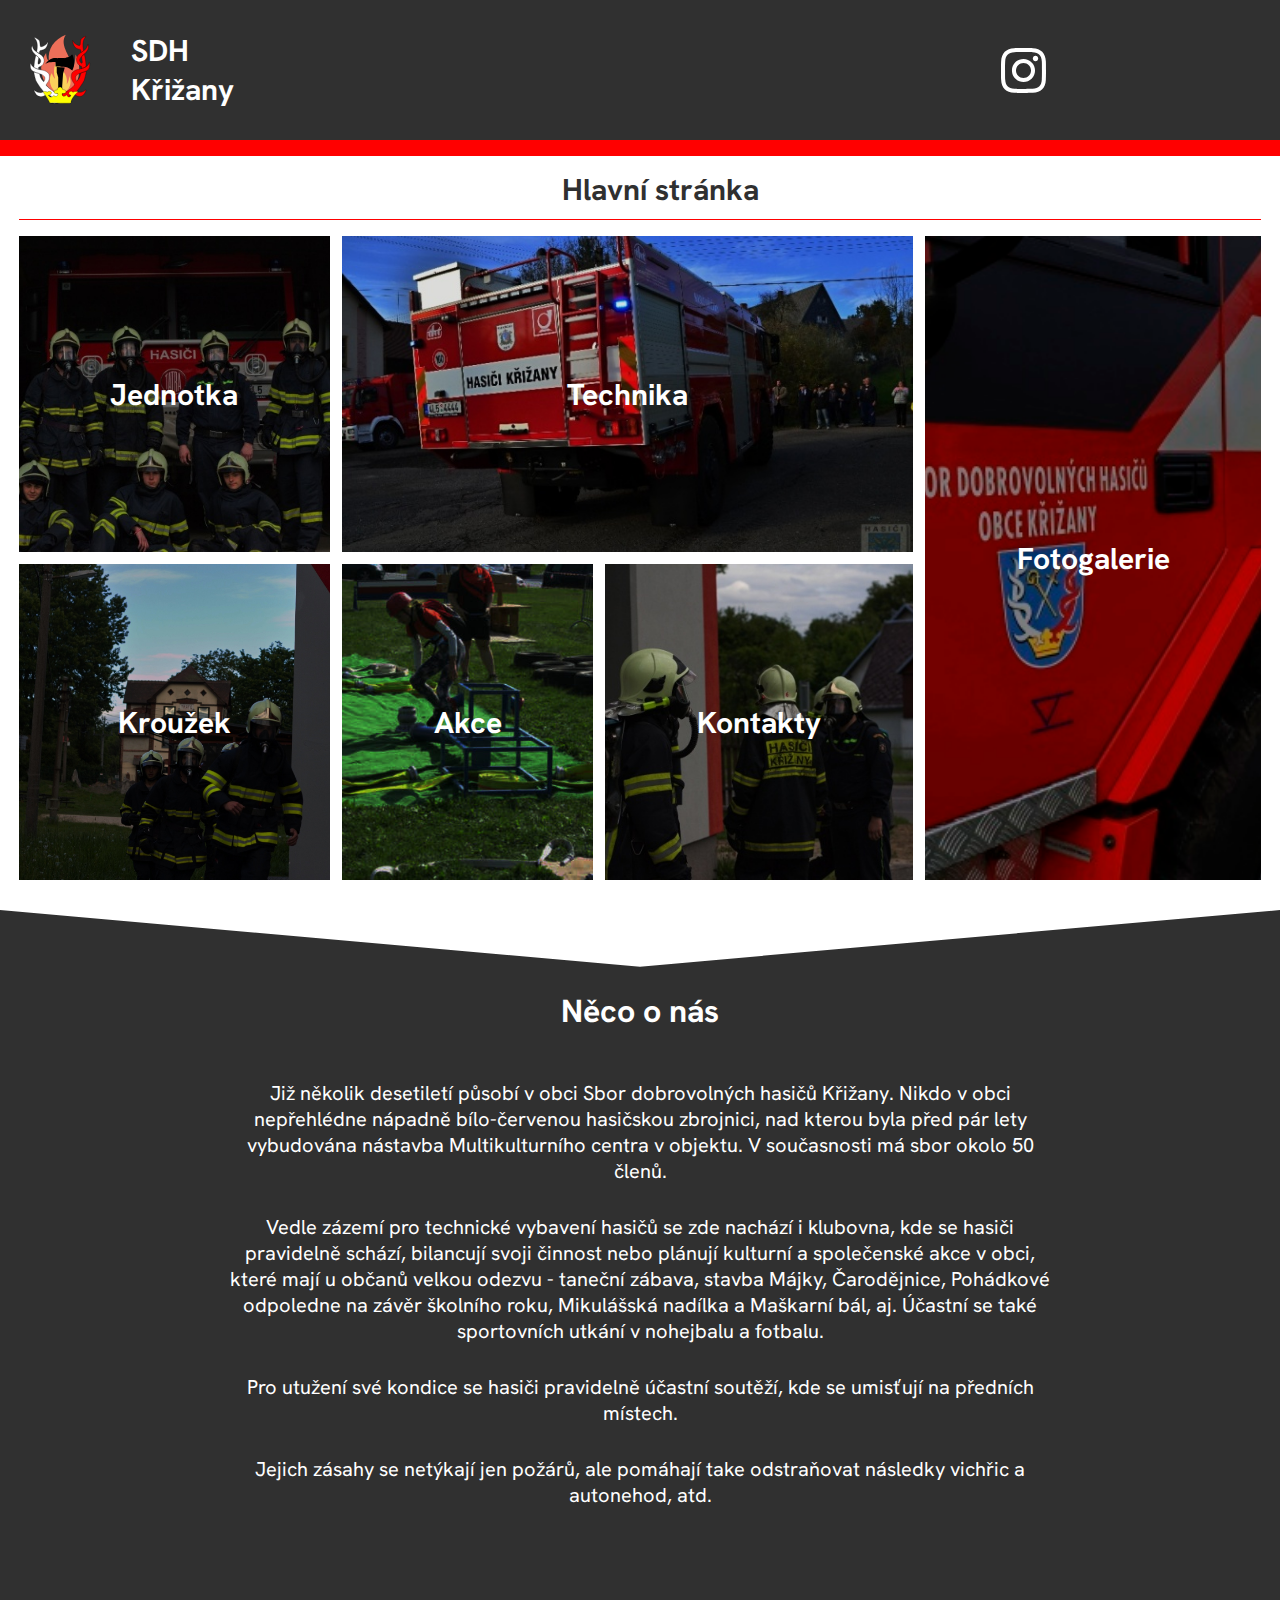
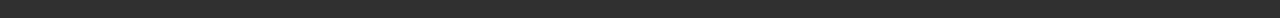
<file: index.html>
<!DOCTYPE html>
<html lang="cs">
    <head>
        <meta charset="UTF-8">
        <meta http-equiv="X-UA-Compatible" content="IE=edge">
        <meta name="viewport" content="width=device-width, initial-scale=1.0">
        <link rel="stylesheet" href="./style/index.css">
        <link rel="stylesheet" href="./style/main.css">
        <title>SDH Křižany</title>
        <link rel="icon" href="./imgs/LOGO.svg">
    </head>
    <body>
        <header>
            <div>
                <div id="nazev">
                    <img src="./imgs/LOGO.svg" alt="logo">
                    <p>SDH Křižany</p>
                </div>
                <div id="odkazy">
                    <a href="https://www.instagram.com/sdh_krizany/"><img src="./imgs/iconmonstr-instagram-11.svg" alt=""></a>
                </div>
            </div>
            <nav class="navbar">
                <a class="domu" href="./index.html"><img src="./imgs/home-icon-silhouette-svgrepo-com.svg" alt=""></a>
                <a class="technika" href="./technika.html">Technika</a>
                <a class="fotogalerie" href="./fotogalerie.html">Fotogalerie</a>
                <a class="jednotka" href="./jednotka.html">Jednotka</a>
                <a class="krouzek" href="./krouzek.html">Kroužek</a>
                <a class="akce" href="./akce.html">Akce</a>
                <a class="kontakty" href="./kontakty.html">Kontakty</a>
            </nav>
        </header>
        <div>
            <h1>Hlavní stránka</h1>
        </div>
        <hr>
        <div class="dlazdice">
            <a href="./technika.html" class="technika">Technika</a>
            <a href="./fotogalerie.html" class="fotogalerie">Fotogalerie</a>
            <a href="./jednotka.html" class="jednotka">Jednotka</a>
            <a href="./krouzek.html" class="krouzek">Kroužek</a>
            <a href="./akce.html" class="akce">Akce</a>
            <a href="./kontakty.html" class="kontakty">Kontakty</a>
        </div>
        <div class="info">
            <h2>Něco o nás</h2>
            <p>Již několik desetiletí působí v obci Sbor dobrovolných hasičů Křižany. Nikdo v obci nepřehlédne nápadně bílo-červenou hasičskou zbrojnici, nad kterou byla před pár lety vybudována nástavba Multikulturního centra v objektu. V současnosti má sbor okolo 50 členů.</p>
            <p>Vedle zázemí pro technické vybavení hasičů se zde nachází i klubovna, kde se hasiči pravidelně schází, bilancují svoji činnost nebo plánují kulturní a společenské akce v obci, které mají u občanů velkou odezvu - taneční zábava, stavba Májky, Čarodějnice, Pohádkové odpoledne na závěr školního roku, Mikulášská nadílka a Maškarní bál, aj. Účastní se také sportovních utkání v nohejbalu a fotbalu.</p>
            <p>Pro utužení své kondice se hasiči pravidelně účastní soutěží, kde se umisťují na předních místech.</p>
            <p>Jejich zásahy se netýkají jen požárů, ale pomáhají take odstraňovat následky vichřic a autonehod, atd.</p>
        </div>
    </body>
</html>
</file>
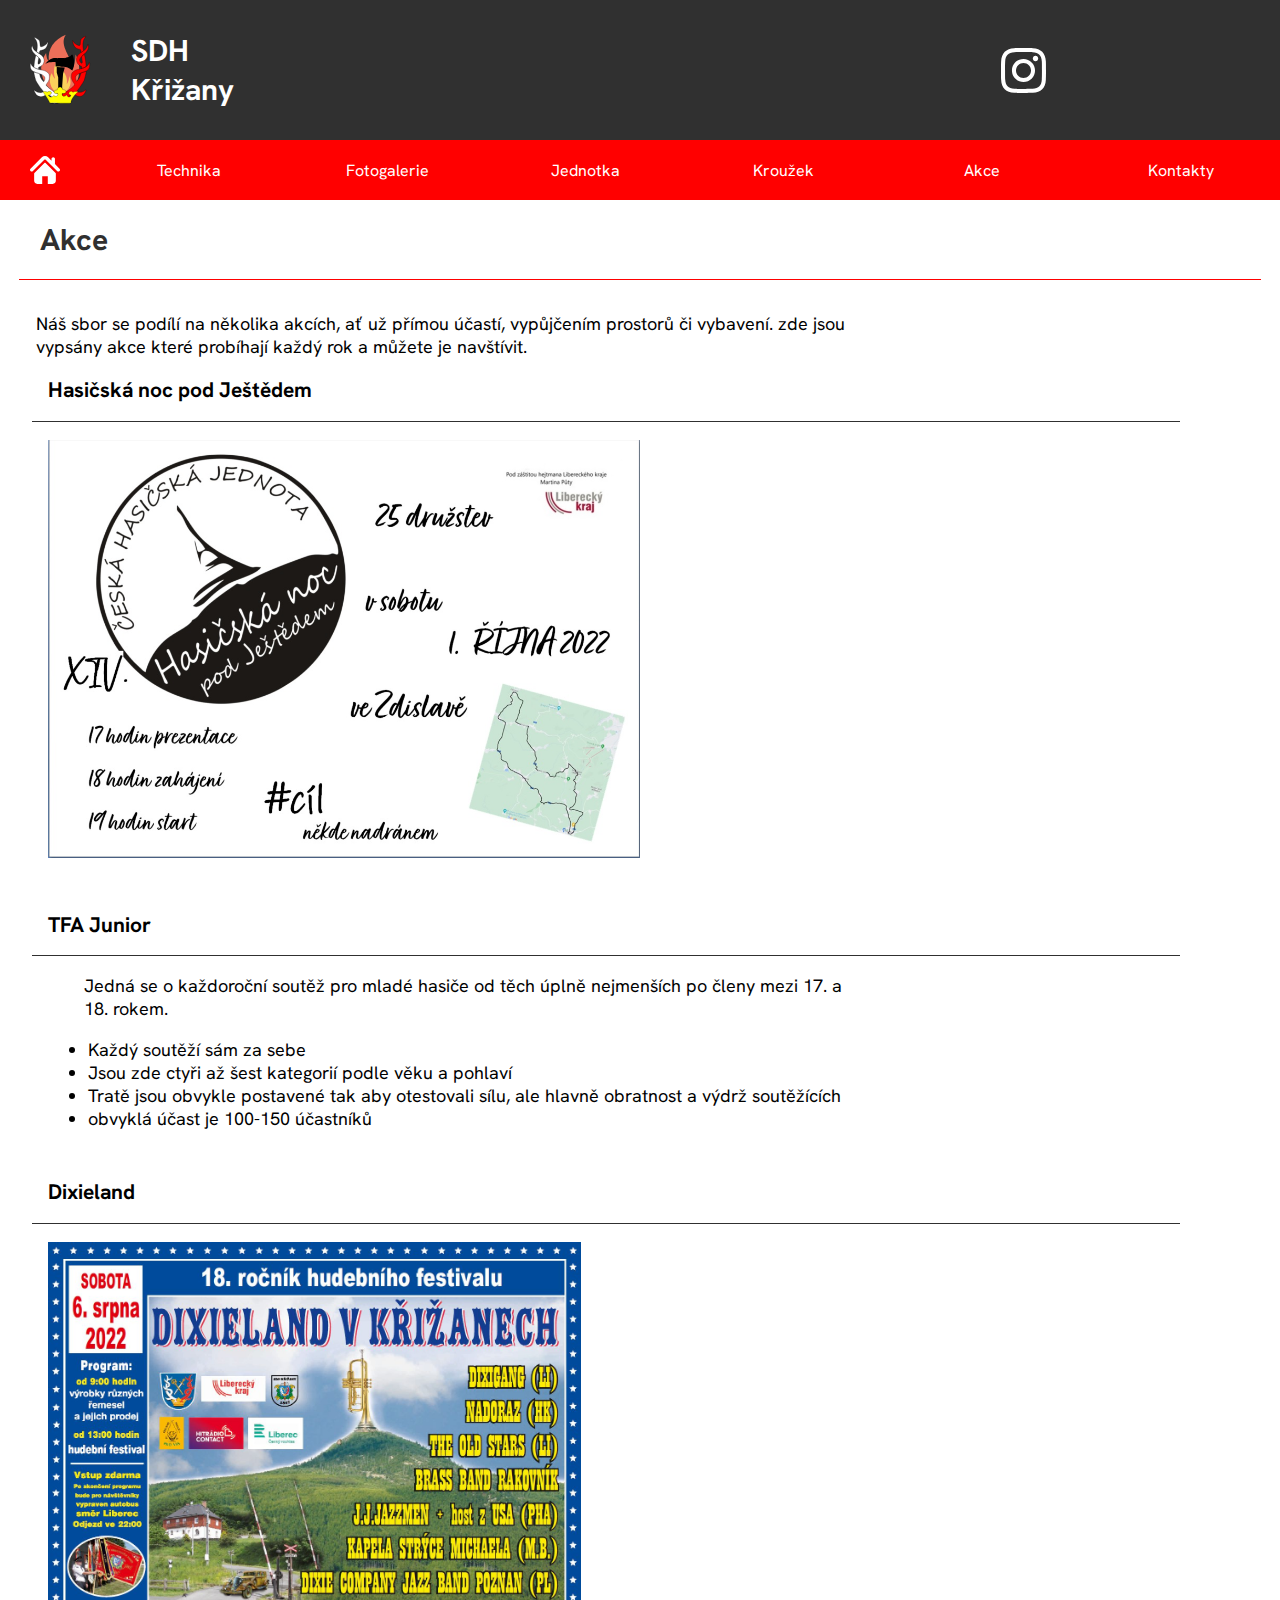
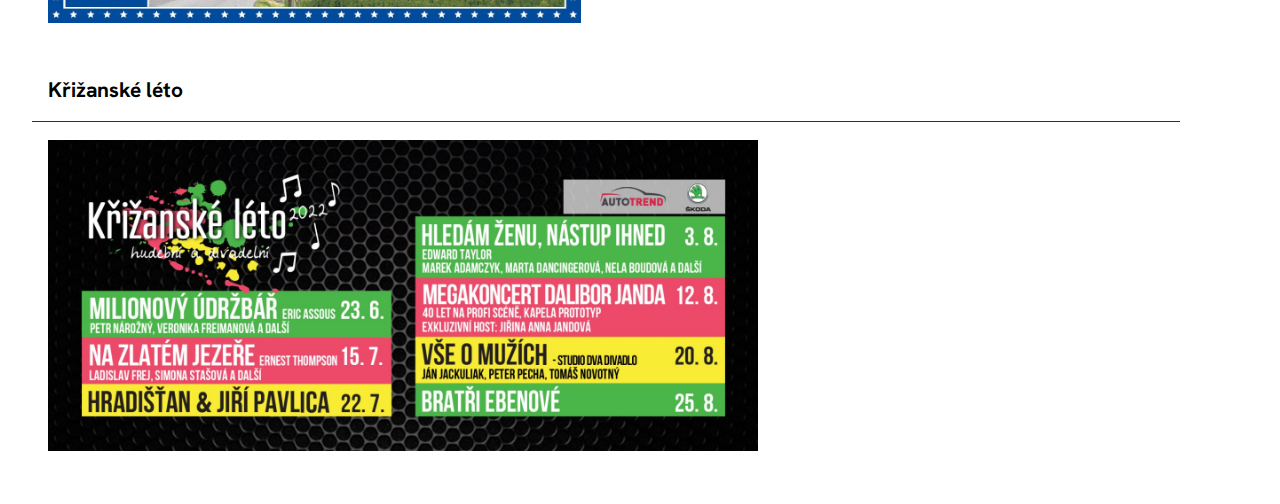
<file: akce.html>
<!DOCTYPE html>
<html lang="cs">
    <head>
        <meta charset="UTF-8">
        <meta http-equiv="X-UA-Compatible" content="IE=edge">
        <meta name="viewport" content="width=device-width, initial-scale=1.0">
        <link rel="stylesheet" href="./style/main.css">
        <link rel="stylesheet" href="./style/akce.css">
        <title>Akce | SDH Křižany</title>
        <link rel="icon" href="./imgs/LOGO.svg">
    </head>
    <body>
        <header>
            <div>
                <div id="nazev">
                    <img src="./imgs/LOGO.svg" alt="logo">
                    <p>SDH Křižany</p>
                </div>
                <div id="odkazy">
                    <a href="https://www.instagram.com/sdh_krizany/"><img src="./imgs/iconmonstr-instagram-11.svg" alt=""></a>
                </div>
            </div>
            <nav class="navbar">
                <img src="./imgs/arrow-down-3101.svg" alt="arrow">
                <a class="domu" href="./index.html"><img src="./imgs/home-icon-silhouette-svgrepo-com.svg" alt=""></a>
                <a class="technika" href="./technika.html">Technika</a>
                <a class="fotogalerie" href="./fotogalerie.html">Fotogalerie</a>
                <a class="jednotka" href="./jednotka.html">Jednotka</a>
                <a class="krouzek" href="./krouzek.html">Kroužek</a>
                <a class="akce" href="./akce.html">Akce</a>
                <a class="kontakty" href="./kontakty.html">Kontakty</a>
            </nav>
        </header>
        <div>
            <h1>Akce</h1>
        </div>
        <hr>
        <div class="obsah">
            <p>Náš sbor se podílí na několika akcích, ať už přímou účastí, vypůjčením prostorů či vybavení. zde jsou vypsány akce které probíhají každý rok a můžete je navštívit.</p>
            <div>
                <h2>Hasičská noc pod Ještědem</h2>
                <hr>
                <div class="noc">
                    <p></p>
                    <img src="./imgs/nocni-22.jpg" alt="poster">
                </div>
            </div>
            <div>
                <h2>TFA Junior</h2>
                <hr>
                <div class="tfa">
                    <p>Jedná se o každoroční soutěž pro mladé hasiče od těch úplně nejmenších po členy mezi 17. a 18. rokem.</p>
                    <ul>
                        <li>Každý soutěží sám za sebe</li>
                        <li>Jsou zde ctyři až šest kategorií podle věku a pohlaví</li>
                        <li>Tratě jsou obvykle postavené tak aby otestovali sílu, ale hlavně obratnost a výdrž soutěžících</li>
                        <li>obvyklá účast je 100-150 účastníků</li>
                    </ul>
                </div>
            </div>
            <div>
                <h2>Dixieland</h2>
                <hr>
                <div class="dixieland">
                    <p></p>
                    <img src="./imgs/dixieland-krizany-2022.jpg" alt="poster">
                </div>
            </div>
            <div>
                <h2>Křižanské léto</h2>
                <hr>
                <div class="leto">
                    <p></p>
                    <img src="./imgs/da09536c-ecdf-41b0-8539-6e2b742f8907-1.jpg" alt="poster">
                </div>
            </div>
        </div>
    </body>
</html>
</file>
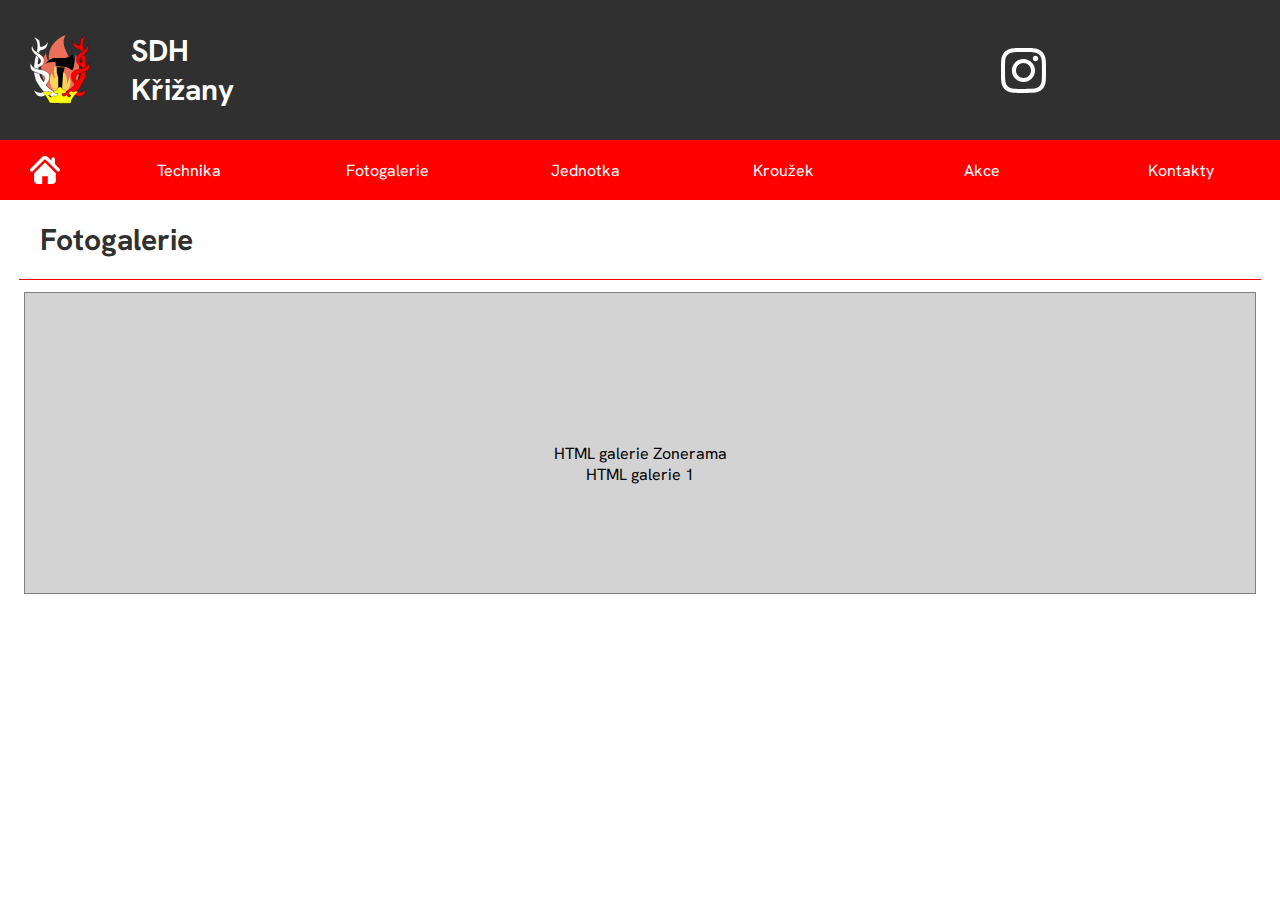
<file: fotogalerie.html>
<!DOCTYPE html>
<html lang="cs">
    <head>
        <meta charset="UTF-8">
        <meta http-equiv="X-UA-Compatible" content="IE=edge">
        <meta name="viewport" content="width=device-width, initial-scale=1.0">
        <link rel="stylesheet" href="./style/main.css">
        <link rel="stylesheet" href="./style/fotogalerie.css">
        <title>Fotogalerie | SDH Křižany</title>
        <link rel="icon" href="./imgs/LOGO.svg">
    </head>
    <body>
        <header>
            <div>
                <div id="nazev">
                    <img src="./imgs/LOGO.svg" alt="logo">
                    <p>SDH Křižany</p>
                </div>
                <div id="odkazy">
                    <a href="https://www.instagram.com/sdh_krizany/"><img src="./imgs/iconmonstr-instagram-11.svg" alt=""></a>
                </div>
            </div>
            <nav class="navbar">
                <img src="./imgs/arrow-down-3101.svg" alt="arrow">
                <a class="domu" href="./index.html"><img src="./imgs/home-icon-silhouette-svgrepo-com.svg" alt=""></a>
                <a class="technika" href="./technika.html">Technika</a>
                <a class="fotogalerie" href="./fotogalerie.html">Fotogalerie</a>
                <a class="jednotka" href="./jednotka.html">Jednotka</a>
                <a class="krouzek" href="./krouzek.html">Kroužek</a>
                <a class="akce" href="./akce.html">Akce</a>
                <a class="kontakty" href="./kontakty.html">Kontakty</a>
            </nav>
        </header>
        <div>
            <h1>Fotogalerie</h1>
        </div>
        <hr>
        <script
            src="https://eu.zonerama.com/embd/Js/6399038aaa781423ac5ecb2b"
            type="text/javascript"></script>
        <div id="znrm-6399038aaa781423ac5ecb2b">
            <div
                style="height: 150px; padding-top:150px; border: 1px solid grey; background-color: lightgray; text-align: center; vertical-align: middle;">HTML galerie Zonerama<br/>HTML galerie 1</div>
        </div>

    </body>
</html>
</file>
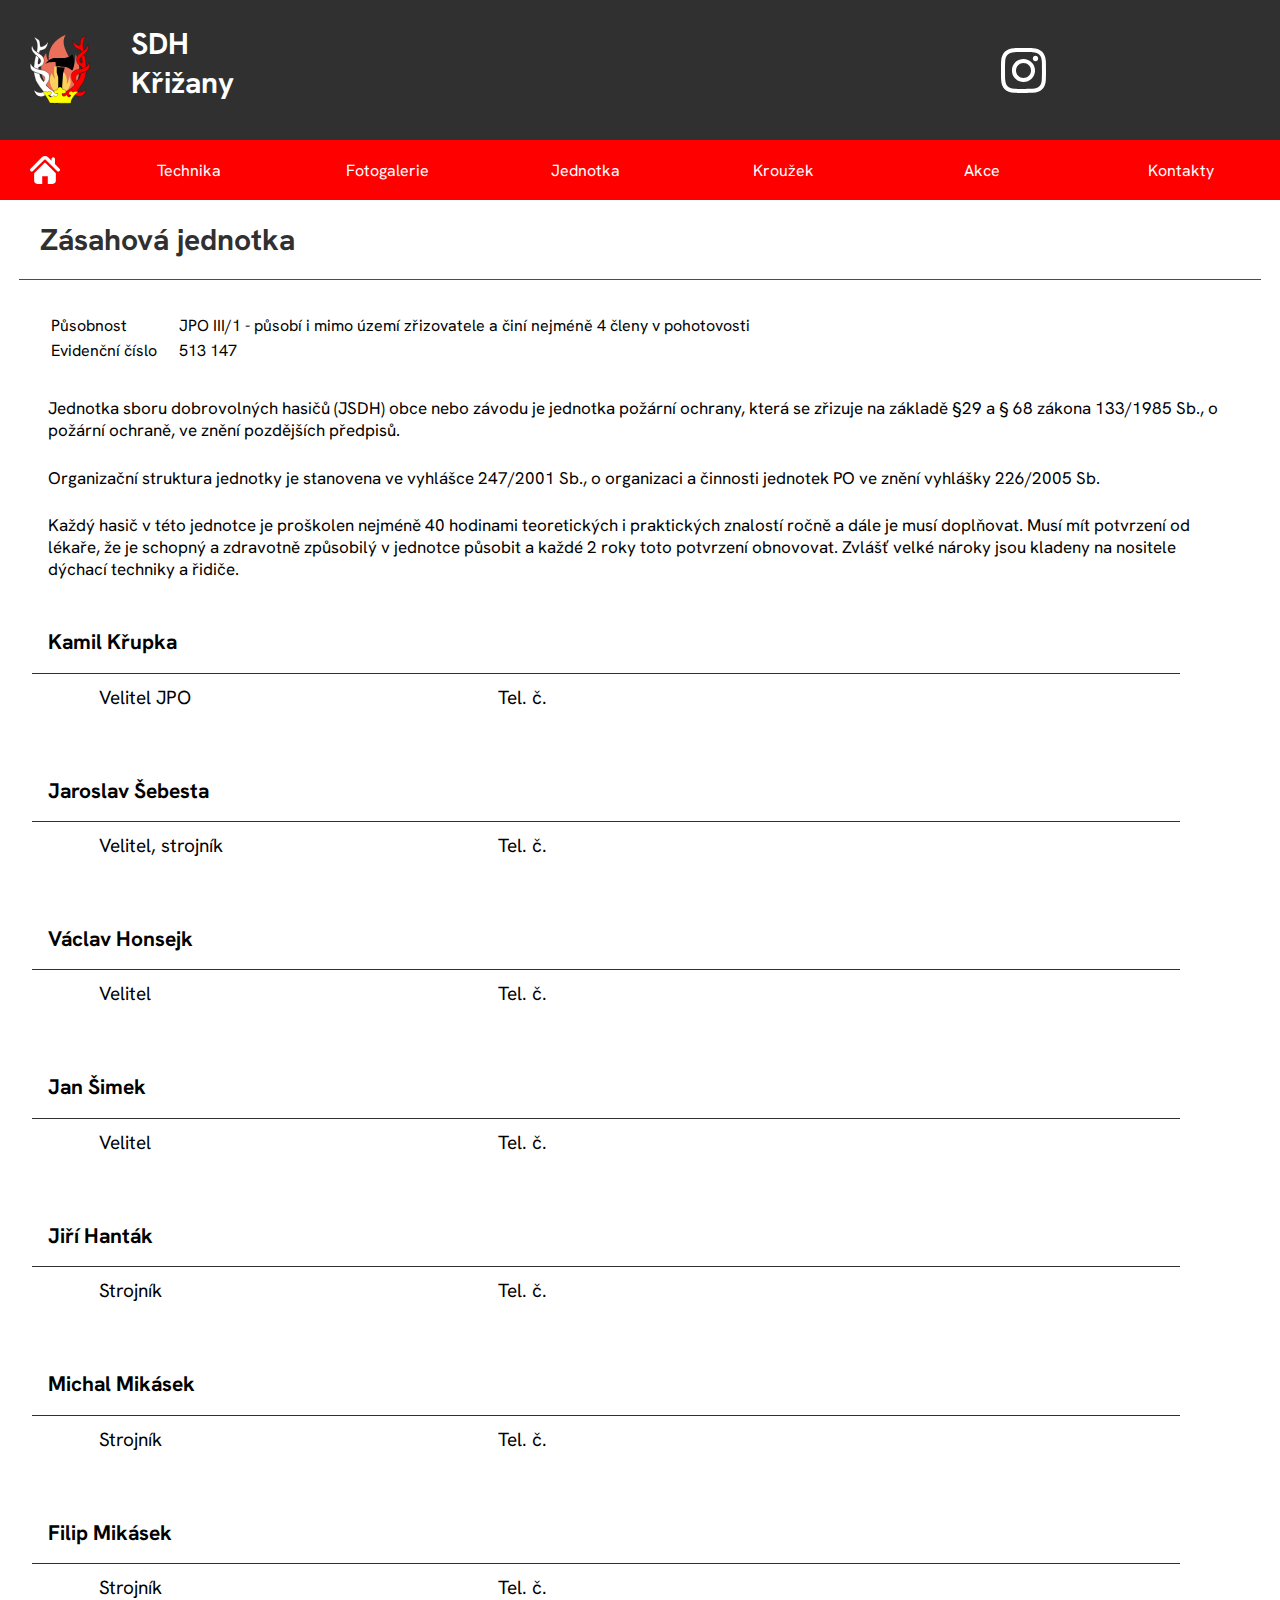
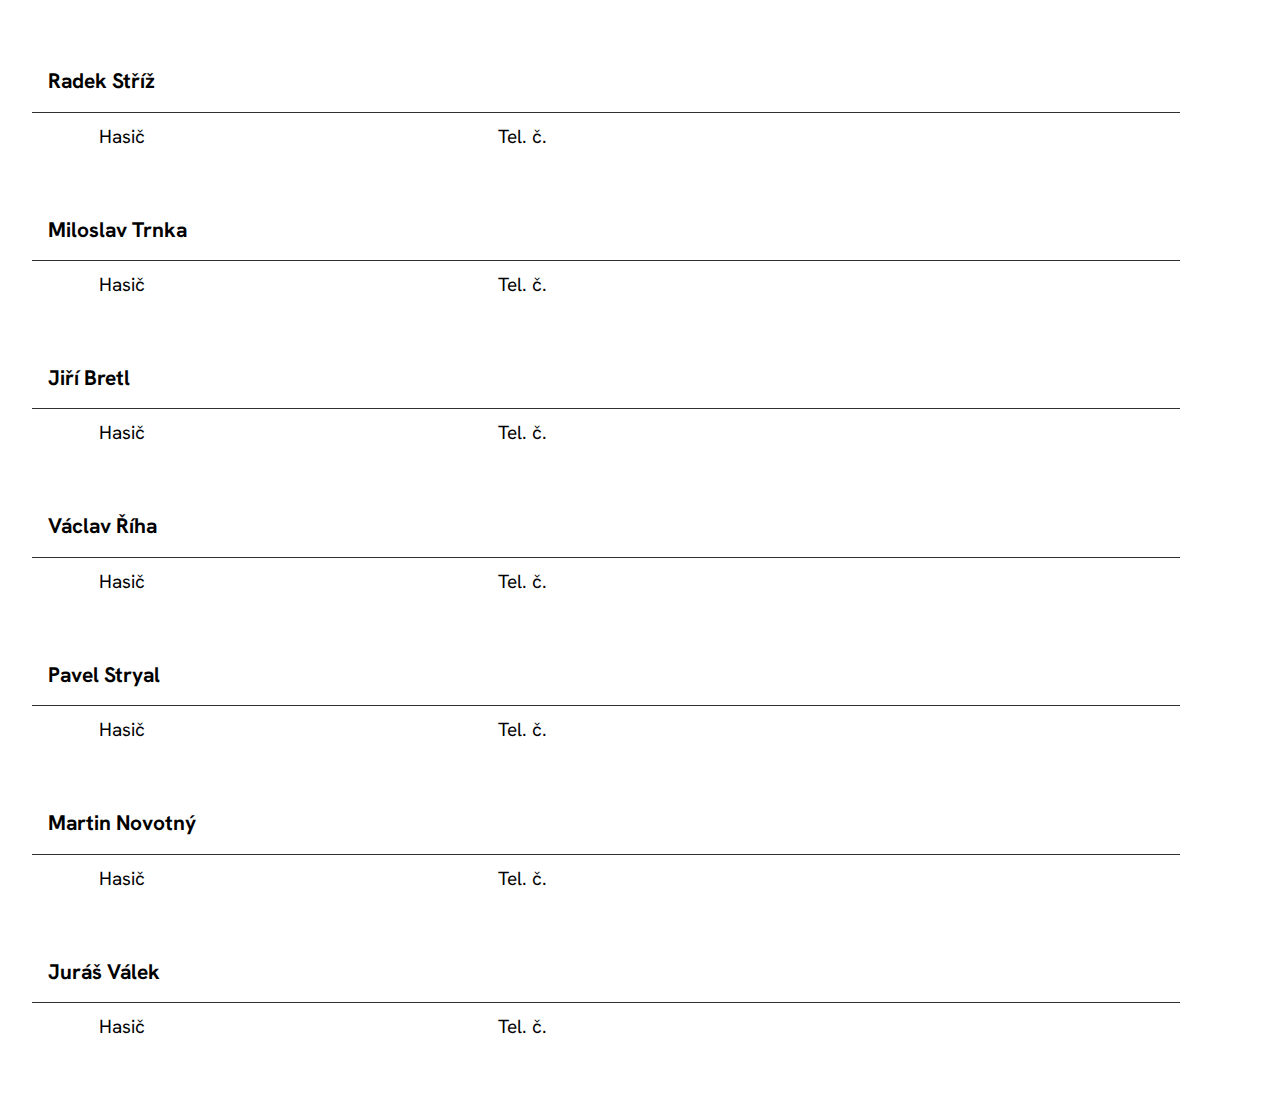
<file: jednotka.html>
<!DOCTYPE html>
<html lang="cs">
    <head>
        <meta charset="UTF-8">
        <meta http-equiv="X-UA-Compatible" content="IE=edge">
        <meta name="viewport" content="width=device-width, initial-scale=1.0">
        <link rel="stylesheet" href="./style/main.css">
        <link rel="stylesheet" href="./style/jednotka.css">
        <title>Jednotka | SDH Křižany</title>
        <link rel="icon" href="./imgs/LOGO.svg">
    </head>
    <body>
        <header>
            <div>
                <div id="nazev">
                    <img src="./imgs/LOGO.svg" alt="logo">
                    <p>SDH Křižany</p>
                </div>
                <div id="odkazy">
                    <a href="https://www.instagram.com/sdh_krizany/"><img src="./imgs/iconmonstr-instagram-11.svg" alt=""></a>
                </div>
            </div>
            <nav class="navbar">
                <img src="./imgs/arrow-down-3101.svg" alt="arrow">
                <a class="domu" href="./index.html"><img src="./imgs/home-icon-silhouette-svgrepo-com.svg" alt=""></a>
                <a class="technika" href="./technika.html">Technika</a>
                <a class="fotogalerie" href="./fotogalerie.html">Fotogalerie</a>
                <a class="jednotka" href="./jednotka.html">Jednotka</a>
                <a class="krouzek" href="./krouzek.html">Kroužek</a>
                <a class="akce" href="./akce.html">Akce</a>
                <a class="kontakty" href="./kontakty.html">Kontakty</a>
            </nav>
        </header>
        <div>
            <h1>Zásahová jednotka</h1>
        </div>
        <hr>
        <div class="obsah">
            <table>
                <tr>
                    <td>Působnost</td>
                    <td>JPO III/1 - působí i mimo území zřizovatele a činí nejméně 4 členy v pohotovosti</td>
                </tr>
                <tr>
                    <td>Evidenční číslo</td>
                    <td>513 147</td>
                </tr>
            </table>
            <div>
                <p>Jednotka sboru dobrovolných hasičů (JSDH) obce nebo závodu je jednotka požární ochrany, která se zřizuje na základě §29 a § 68 zákona 133/1985 Sb., o požární ochraně, ve znění pozdějších předpisů.</p>
                <p>Organizační struktura jednotky je stanovena ve vyhlášce 247/2001 Sb., o organizaci a činnosti jednotek PO ve znění vyhlášky 226/2005 Sb.</p>
                <p>Každý hasič v této jednotce je proškolen nejméně 40 hodinami teoretických i praktických znalostí ročně a dále je musí doplňovat. Musí mít potvrzení od lékaře, že je schopný a zdravotně způsobilý v jednotce působit a každé 2 roky toto potvrzení obnovovat. Zvlášť velké nároky jsou kladeny na nositele dýchací techniky a řidiče.</p>
            </div>
            <div class="info">
                <h2>Kamil Křupka</h2>
                <hr>
                <table>
                    <tr>
                        <td>Velitel JPO</td>
                        <td>Tel. č.</td>
                    </tr>
                </table>
            </div>
            <div class="info">
                <h2>Jaroslav Šebesta</h2>
                <hr>
                <table>
                    <tr>
                        <td>Velitel, strojník</td>
                        <td>Tel. č.</td>
                    </tr>
                </table>
            </div>
            <div class="info">
                <h2>Václav Honsejk</h2>
                <hr>
                <table>
                    <tr>
                        <td>Velitel</td>
                        <td>Tel. č.</td>
                    </tr>
                </table>
            </div>
            <div class="info">
                <h2>Jan Šimek</h2>
                <hr>
                <table>
                    <tr>
                        <td>Velitel</td>
                        <td>Tel. č.</td>
                    </tr>
                </table>
            </div>
            <div class="info">
                <h2>Jiří Hanták</h2>
                <hr>
                <table>
                    <tr>
                        <td>Strojník</td>
                        <td>Tel. č.</td>
                    </tr>
                </table>
            </div>
            <div class="info">
                <h2>Michal Mikásek</h2>
                <hr>
                <table>
                    <tr>
                        <td>Strojník</td>
                        <td>Tel. č.</td>
                    </tr>
                </table>
            </div>
            <div class="info">
                <h2>Filip Mikásek</h2>
                <hr>
                <table>
                    <tr>
                        <td>Strojník</td>
                        <td>Tel. č.</td>
                    </tr>
                </table>
            </div>
            <div class="info">
                <h2>Radek Stříž</h2>
                <hr>
                <table>
                    <tr>
                        <td>Hasič</td>
                        <td>Tel. č.</td>
                    </tr>
                </table>
            </div>
            <div class="info">
                <h2>Miloslav Trnka</h2>
                <hr>
                <table>
                    <tr>
                        <td>Hasič</td>
                        <td>Tel. č.</td>
                    </tr>
                </table>
            </div>
            <div class="info">
                <h2>Jiří Bretl</h2>
                <hr>
                <table>
                    <tr>
                        <td>Hasič</td>
                        <td>Tel. č.</td>
                    </tr>
                </table>
            </div>
            <div class="info">
                <h2>Václav Říha</h2>
                <hr>
                <table>
                    <tr>
                        <td>Hasič</td>
                        <td>Tel. č.</td>
                    </tr>
                </table>
            </div>
            <div class="info">
                <h2>Pavel Stryal</h2>
                <hr>
                <table>
                    <tr>
                        <td>Hasič</td>
                        <td>Tel. č.</td>
                    </tr>
                </table>
            </div>
            <div class="info">
                <h2>Martin Novotný</h2>
                <hr>
                <table>
                    <tr>
                        <td>Hasič</td>
                        <td>Tel. č.</td>
                    </tr>
                </table>
            </div>
            <div class="info">
                <h2>Juráš Válek</h2>
                <hr>
                <table>
                    <tr>
                        <td>Hasič</td>
                        <td>Tel. č.</td>
                    </tr>
                </table>
            </div>
        </div >
    </body>
</html>
</file>
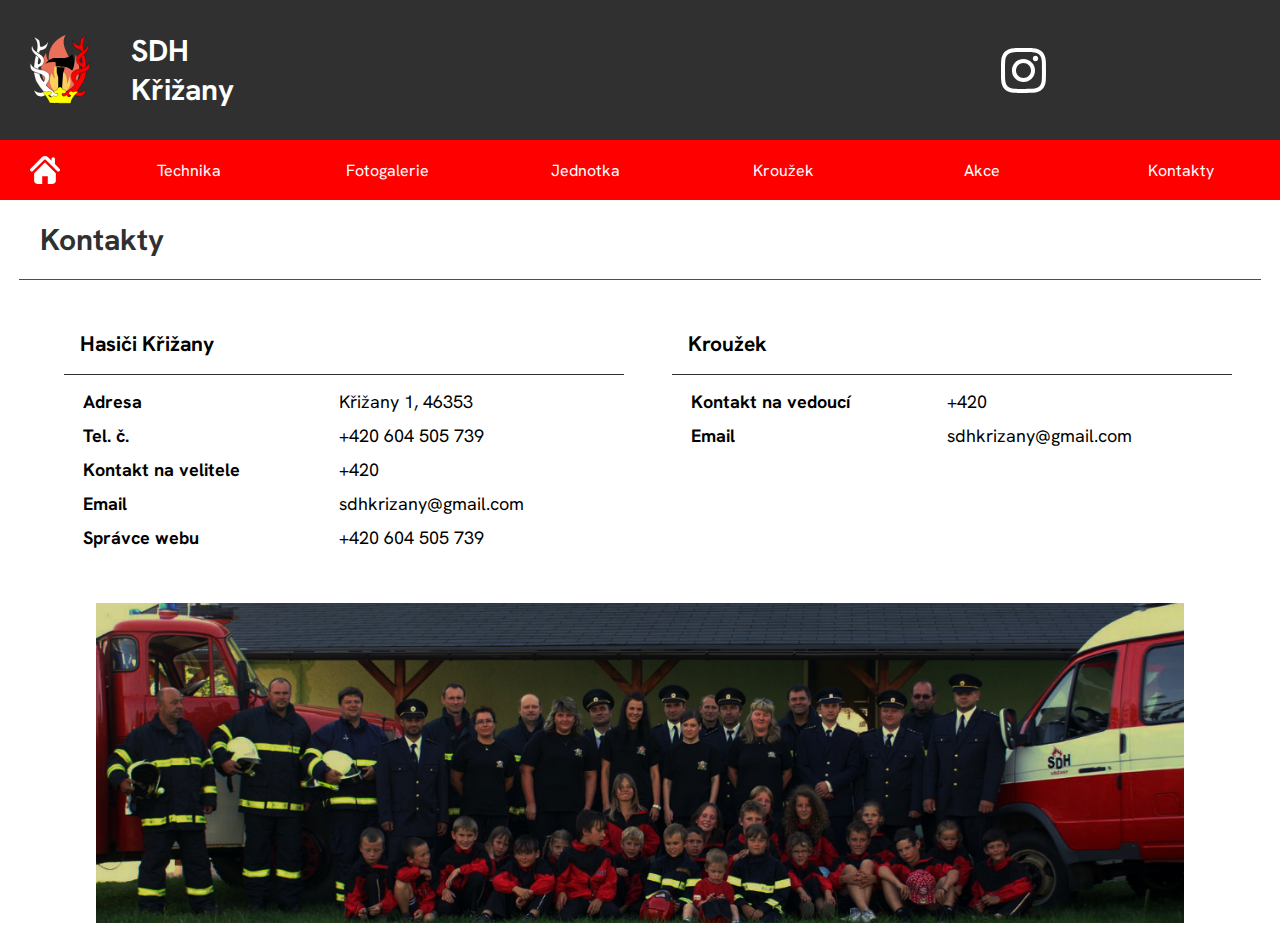
<file: kontakty.html>
<!DOCTYPE html>
<html lang="cs">
    <head>
        <meta charset="UTF-8">
        <meta http-equiv="X-UA-Compatible" content="IE=edge">
        <meta name="viewport" content="width=device-width, initial-scale=1.0">
        <link rel="stylesheet" href="./style/main.css">
        <link rel="stylesheet" href="./style/kontakty.css">
        <title>Kontakty | SDH Křižany</title>
        <link rel="icon" href="./imgs/LOGO.svg">
    </head>
    <body>
        <header>
            <div>
                <div id="nazev">
                    <img src="./imgs/LOGO.svg" alt="logo">
                    <p>SDH Křižany</p>
                </div>
                <div id="odkazy">
                    <a href="https://www.instagram.com/sdh_krizany/"><img src="./imgs/iconmonstr-instagram-11.svg" alt=""></a>
                </div>
            </div>
            <nav class="navbar">
                <img src="./imgs/arrow-down-3101.svg" alt="arrow">
                <a class="domu" href="./index.html"><img src="./imgs/home-icon-silhouette-svgrepo-com.svg" alt=""></a>
                <a class="technika" href="./technika.html">Technika</a>
                <a class="fotogalerie" href="./fotogalerie.html">Fotogalerie</a>
                <a class="jednotka" href="./jednotka.html">Jednotka</a>
                <a class="krouzek" href="./krouzek.html">Kroužek</a>
                <a class="akce" href="./akce.html">Akce</a>
                <a class="kontakty" href="./kontakty.html">Kontakty</a>
            </nav>
        </header>
        <div>
            <h1>Kontakty</h1>
        </div>
        <hr>
        <div class="obsah">
            <section>
                <h2>Hasiči Křižany</h2>
                <hr>
                <table>
                    <tr>
                        <td><b>Adresa</b></td>
                        <td>Křižany 1, 46353</td>
                    </tr>
                    <tr>
                        <td><b>Tel. č.</b></td>
                        <td>+420 604 505 739</td>
                    </tr>
                    <tr>
                        <td><b>Kontakt na velitele</b></td>
                        <td>+420 </td>
                    </tr>
                    <tr>
                        <td><b>Email</b></td>
                        <td>sdhkrizany@gmail.com</td>
                    </tr>
                    <tr>
                        <td><b>Správce webu</b></td>
                        <td>+420 604 505 739</td>
                    </tr>
                </table>
            </section>
            <section>
                <h2>Kroužek</h2>
                <hr>
                <table>
                    <tr>
                        <td><b>Kontakt na vedoucí</b></td>
                        <td>+420</td>
                    </tr>
                    <tr>
                        <td><b>Email</b></td>
                        <td>sdhkrizany@gmail.com</td>
                    </tr>
                </table>
            </section>
        </div>
        <img class="spol" src="./imgs/Spolecna.jpg" alt="photo">
    </body>
</html>
</file>
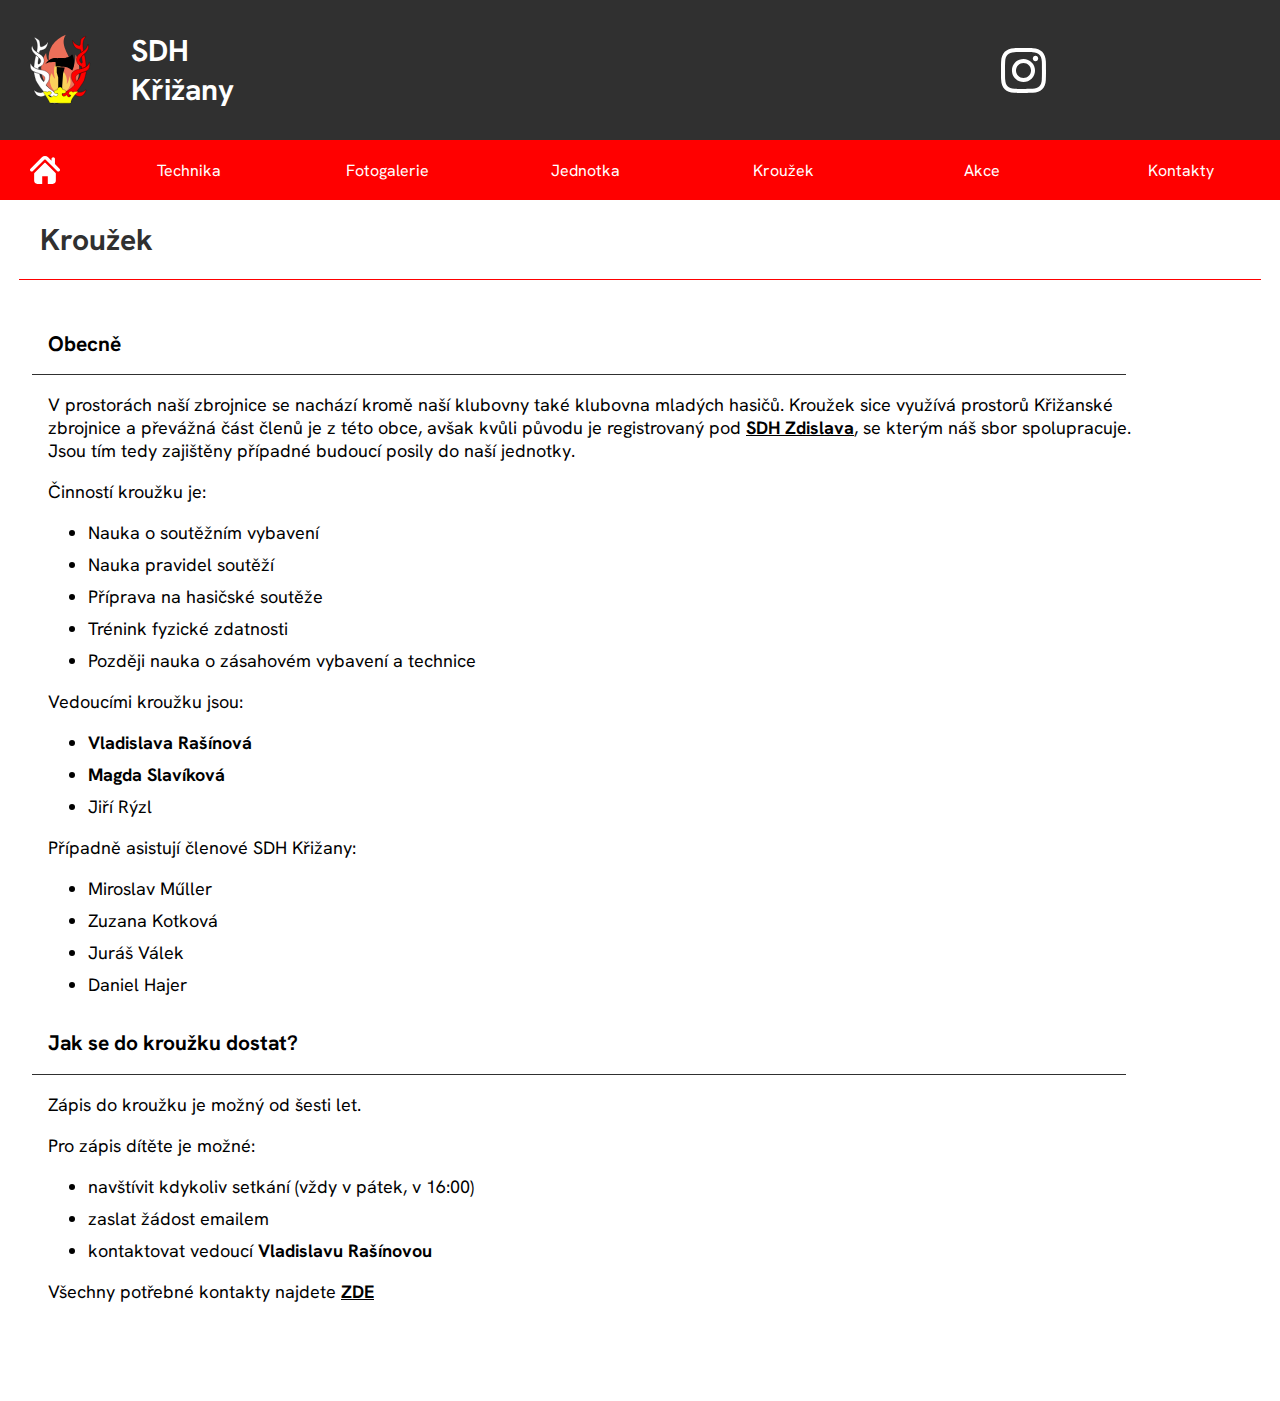
<file: krouzek.html>
<!DOCTYPE html>
<html lang="cs">
    <head>
        <meta charset="UTF-8">
        <meta http-equiv="X-UA-Compatible" content="IE=edge">
        <meta name="viewport" content="width=device-width, initial-scale=1.0">
        <link rel="stylesheet" href="./style/main.css">
        <link rel="stylesheet" href="./style/krouzek.css">
        <title>Kroužek | SDH Křižany</title>
        <link rel="icon" href="./imgs/LOGO.svg">
    </head>
    <body>
        <header>
            <div>
                <div id="nazev">
                    <img src="./imgs/LOGO.svg" alt="logo">
                    <p>SDH Křižany</p>
                </div>
                <div id="odkazy">
                    <a href="https://www.instagram.com/sdh_krizany/"><img src="./imgs/iconmonstr-instagram-11.svg" alt=""></a>
                </div>
            </div>
            <nav class="navbar">
                <img src="./imgs/arrow-down-3101.svg" alt="arrow">
                <a class="domu" href="./index.html"><img src="./imgs/home-icon-silhouette-svgrepo-com.svg" alt=""></a>
                <a class="technika" href="./technika.html">Technika</a>
                <a class="fotogalerie" href="./fotogalerie.html">Fotogalerie</a>
                <a class="jednotka" href="./jednotka.html">Jednotka</a>
                <a class="krouzek" href="./krouzek.html">Kroužek</a>
                <a class="akce" href="./akce.html">Akce</a>
                <a class="kontakty" href="./kontakty.html">Kontakty</a>
            </nav>
        </header>
        <div>
            <h1>Kroužek</h1>
        </div>
        <hr>
        <div class="obsah">
            <section class="obecne">
                <h2>Obecně</h2>
                <hr>
                <p>V prostorách naší zbrojnice se nachází kromě naší klubovny také klubovna mladých hasičů. Kroužek sice využívá prostorů Křižanské zbrojnice a převážná část členů je z této obce, avšak kvůli původu je registrovaný pod <a href="https://hasici-zdislava.webnode.cz">SDH Zdislava</a>, se kterým náš sbor spolupracuje. Jsou tím tedy zajištěny případné budoucí posily do naší jednotky.</p>
                <p>Činností kroužku je:</p>
                <ul>
                    <li>Nauka o soutěžním vybavení</li>
                    <li>Nauka pravidel soutěží</li>
                    <li>Příprava na hasičské soutěže</li>
                    <li>Trénink fyzické zdatnosti</li>
                    <li>Později nauka o zásahovém vybavení a technice</li>
                </ul>
                <p>Vedoucími kroužku jsou:</p>
                <ul>
                    <li><b>Vladislava Rašínová</b></li>
                    <li><b>Magda Slavíková</b></li>
                    <li>Jiří Rýzl</li>
                </ul>
                <p>Případně asistují členové SDH Křižany:</p>
                <ul>
                    <li>Miroslav Műller</li>
                    <li>Zuzana Kotková</li>
                    <li>Juráš Válek</li>
                    <li>Daniel Hajer</li>
                </ul>
            </section>
            <section class="zadost">
                <h2>Jak se do kroužku dostat?</h2>
                <hr>
                <p>Zápis do kroužku je možný od šesti let.</p>
                <p>Pro zápis dítěte je možné:</p>
                <ul>
                    <li>navštívit kdykoliv setkání (vždy v pátek, v 16:00)</li>
                    <li>zaslat žádost emailem</li>
                    <li>kontaktovat vedoucí <b>Vladislavu Rašínovou</b></li>
                </ul>
                <p>Všechny potřebné kontakty najdete <a href="./kontakty.html">ZDE</a></p>
            </section>
        </div>
    </body>
</html>
</file>
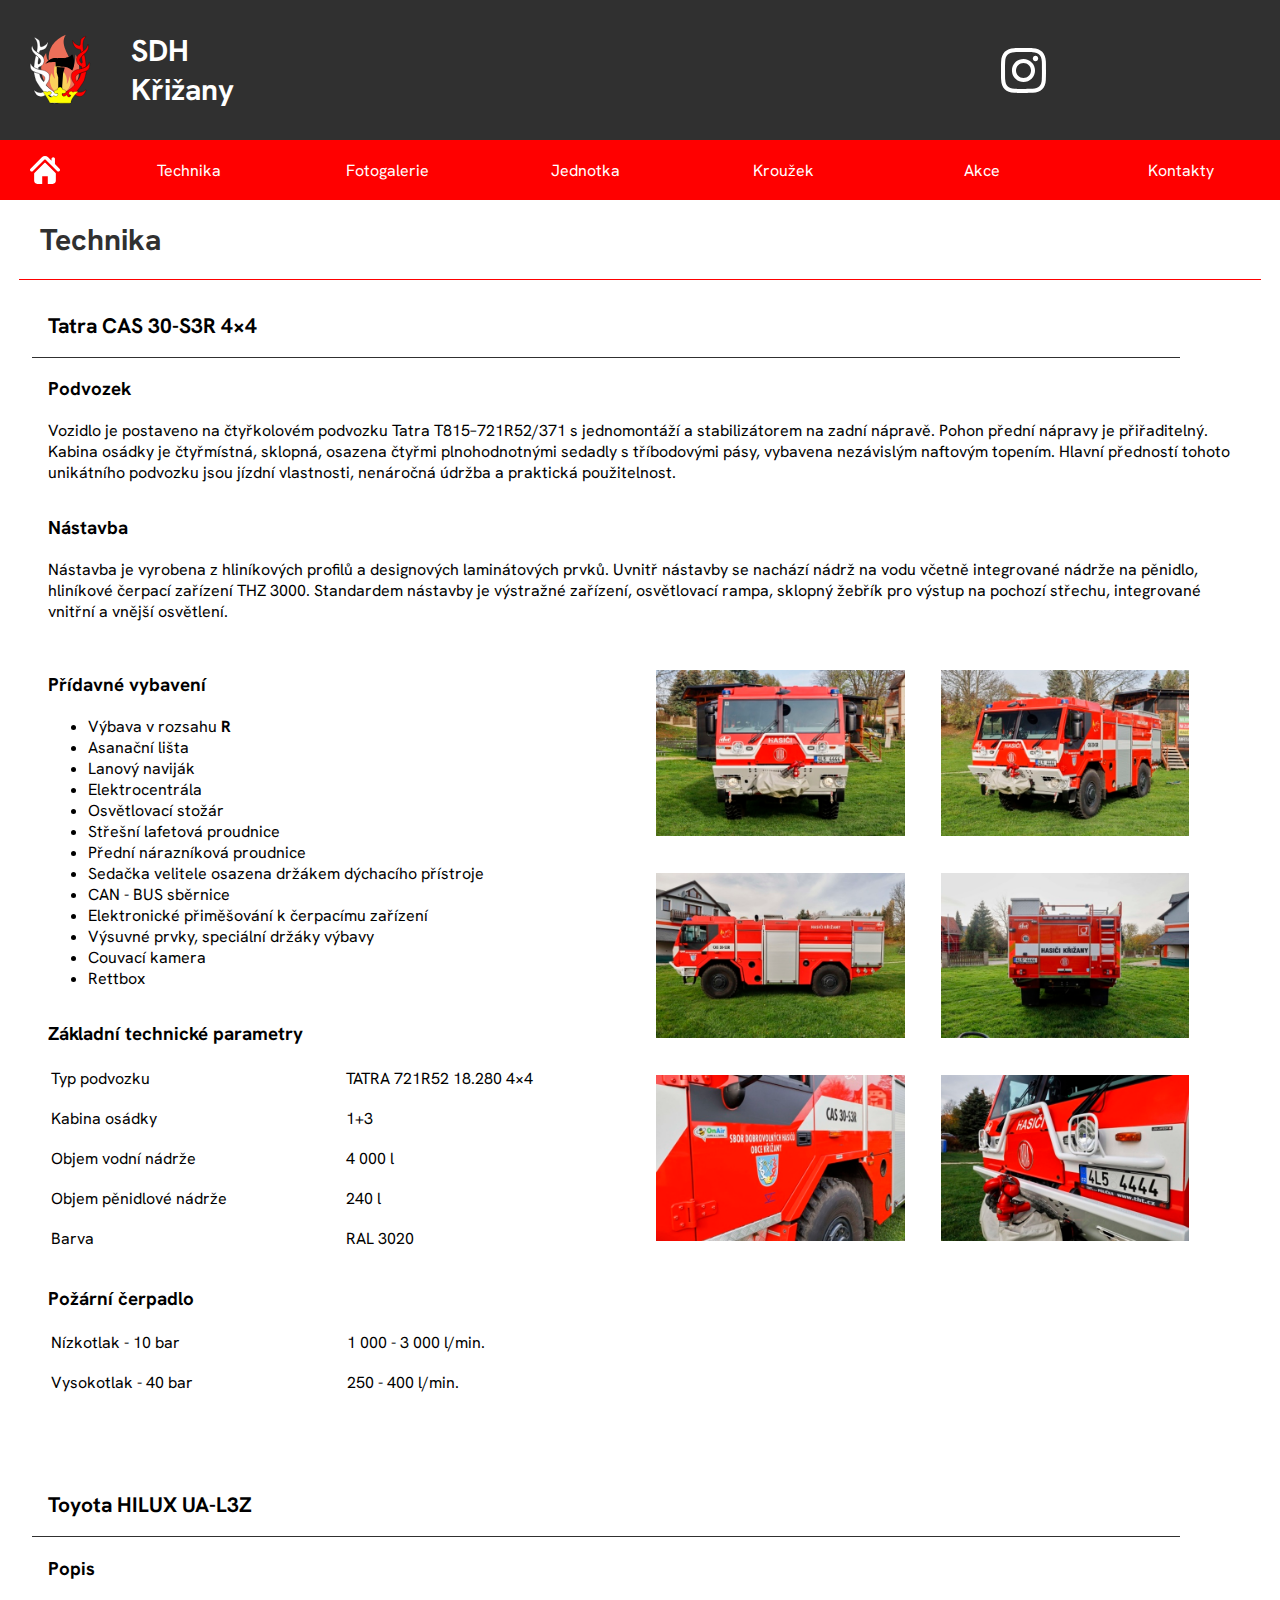
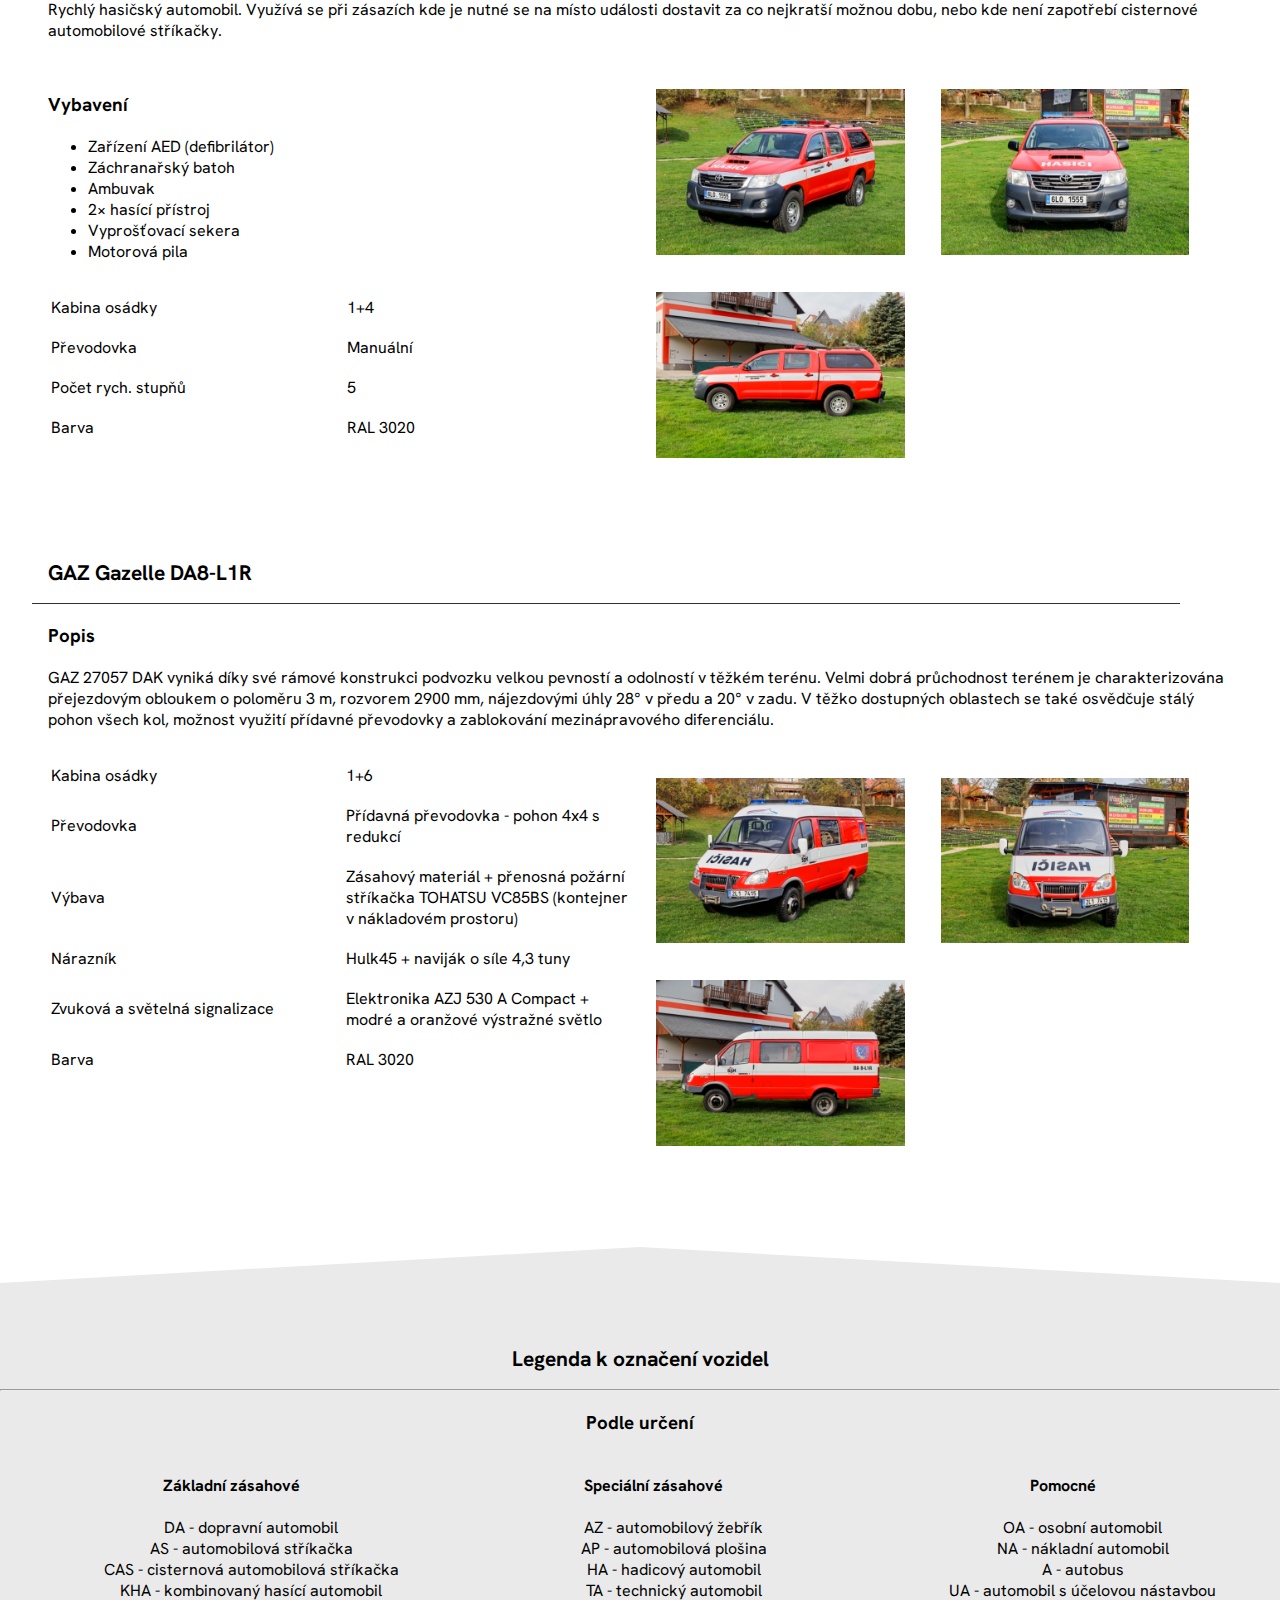
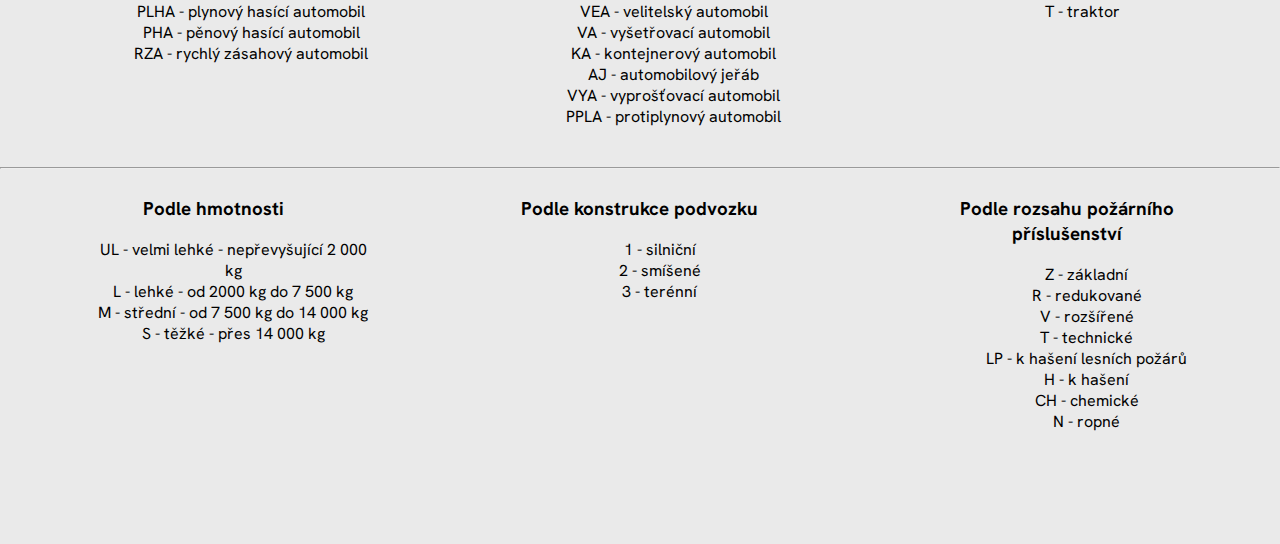
<file: technika.html>
<!DOCTYPE html>
<html lang="cs">
    <head>
        <meta charset="UTF-8">
        <meta http-equiv="X-UA-Compatible" content="IE=edge">
        <meta name="viewport" content="width=device-width, initial-scale=1.0">
        <link rel="stylesheet" href="./style/main.css">
        <link rel="stylesheet" href="./style/technika.css">
        <title>Technika | SDH Křižany</title>
        <link rel="icon" href="./imgs/LOGO.svg">
    </head>
    <body>
        <header>
            <div>
                <div id="nazev">
                    <img src="./imgs/LOGO.svg" alt="logo">
                    <p>SDH Křižany</p>
                </div>
                <div id="odkazy">
                    <a href="https://www.instagram.com/sdh_krizany/"><img src="./imgs/iconmonstr-instagram-11.svg" alt=""></a>
                </div>
            </div>
            <nav id="nonhidden" class="navbar">
                    <img src="./imgs/arrow-down-3101.svg" alt="arrow">
                    <a class="domu" href="./index.html"><img src="./imgs/home-icon-silhouette-svgrepo-com.svg" alt=""></a>
                    <a class="technika" href="./technika.html">Technika</a>
                    <a class="fotogalerie" href="./fotogalerie.html">Fotogalerie</a>
                    <a class="jednotka" href="./jednotka.html">Jednotka</a>
                    <a class="krouzek" href="./krouzek.html">Kroužek</a>
                    <a class="akce" href="./akce.html">Akce</a>
                    <a class="kontakty" href="./kontakty.html">Kontakty</a>
            </nav>
        </header>
        <div>
            <h1>Technika</h1>
        </div>
        <hr>
        <div class="obsah">
            <section>
                <h2>Tatra CAS 30-S3R 4×4</h2>
                <hr>
                <h3>Podvozek</h3>
                <p>Vozidlo je postaveno na čtyřkolovém podvozku Tatra T815–721R52/371 s jednomontáží a stabilizátorem na zadní nápravě. Pohon přední nápravy je přiřaditelný. Kabina osádky je čtyřmístná, sklopná, osazena čtyřmi plnohodnotnými sedadly s tříbodovými pásy, vybavena nezávislým naftovým topením. Hlavní předností tohoto unikátního podvozku jsou jízdní vlastnosti, nenáročná údržba a praktická použitelnost.</p>
                <h3>Nástavba</h3>
                <p>Nástavba je vyrobena z hliníkových profilů a designových laminátových prvků. Uvnitř nástavby se nachází nádrž na vodu včetně integrované nádrže na pěnidlo, hliníkové čerpací zařízení THZ 3000. Standardem nástavby je výstražné zařízení, osvětlovací rampa, sklopný žebřík pro výstup na pochozí střechu, integrované vnitřní a vnější osvětlení.</p>
                <div class="listandpics">
                    <div class="list">
                        <h3>Přídavné vybavení</h3>
                        <ul>
                            <li>Výbava v rozsahu <b>R</b></li>
                            <li>Asanační lišta</li>
                            <li>Lanový naviják</li>
                            <li>Elektrocentrála</li>
                            <li>Osvětlovací stožár</li>
                            <li>Střešní lafetová proudnice</li>
                            <li>Přední nárazníková proudnice</li>
                            <li>Sedačka velitele osazena držákem dýchacího přístroje</li>
                            <li>CAN - BUS sběrnice</li>
                            <li>Elektronické přiměšování k čerpacímu zařízení</li>
                            <li>Výsuvné prvky, speciální držáky výbavy</li>
                            <li>Couvací kamera</li>
                            <li>Rettbox</li>
                        </ul>
                        <h3>Základní technické parametry</h3>
                        <table>
                            <tr>
                                <td>Typ podvozku</td>
                                <td>TATRA 721R52 18.280 4×4</td>
                            </tr>
                            <tr>
                                <td>Kabina osádky</td>
                                <td>1+3</td>
                            </tr>
                            <tr>
                                <td>Objem vodní nádrže</td>
                                <td>4 000 l</td>
                            </tr>
                            <tr>
                                <td>Objem pěnidlové nádrže</td>
                                <td>240 l</td>
                            </tr>
                            <tr>
                                <td>Barva</td>
                                <td>RAL 3020</td>
                            </tr>
                        </table>
                        <h3>Požární čerpadlo</h3>
                        <table>
                            <tr>
                                <td>Nízkotlak - 10 bar</td>
                                <td>1 000 - 3 000 l/min.</td>
                            </tr>
                            <tr>
                                <td>Vysokotlak - 40 bar</td>
                                <td>250 - 400 l/min.</td>
                            </tr>
                        </table>
                    </div>
                    <div class="imgs">
                        <a href="./imgs/MG_2081.jpg"><img src="./imgs/MG_2081.jpg" alt="truck"></a>
                        <a href="./imgs/MG_2008.jpg"><img src="./imgs/MG_2008.jpg" alt="truck"></a>
                        <a href="./imgs/MG_2096.jpg"><img src="./imgs/MG_2096.jpg" alt="truck"></a>
                        <a href="./imgs/MG_2145.jpg"><img src="./imgs/MG_2145.jpg" alt="truck"></a>
                        <a href="./imgs/MG_2161.jpg"><img src="./imgs/MG_2161.jpg" alt="truck"></a>
                        <a href="./imgs/MG_2163.jpg"><img src="./imgs/MG_2163.jpg" alt="truck"></a>
                    </div>
                </div >
            </section>
            <section>
                <h2>Toyota HILUX UA-L3Z</h2>
                <hr>
                <h3>Popis</h3>
                <p>Rychlý hasičský automobil. Využívá se při zásazích kde je nutné se na místo události dostavit za co nejkratší možnou dobu, nebo kde není zapotřebí cisternové automobilové stříkačky.</p>
                <div class="listandpics">
                    <div class="list">
                        <h3>Vybavení</h3>
                        <ul>
                            <li>Zařízení AED (defibrilátor)</li>
                            <li>Záchranařský batoh</li>
                            <li>Ambuvak</li>
                            <li>2× hasící přístroj</li>
                            <li>Vyprošťovací sekera</li>
                            <li>Motorová pila</li>
                        </ul>
                        <table>
                            <tr>
                                <td>Kabina osádky</td>
                                <td>1+4</td>
                            </tr>
                            <tr>
                                <td>Převodovka</td>
                                <td>Manuální</td>
                            </tr>
                            <tr>
                                <td>Počet rych. stupňů</td>
                                <td>5</td>
                            </tr>
                            <tr>
                                <td>Barva</td>
                                <td>RAL 3020</td>
                            </tr>
                        </table>
                    </div>
                    <div class="imgs">
                        <a href="./imgs/MG_1871.jpg"><img src="./imgs/MG_1871.jpg" alt="car"></a>
                        <a href="./imgs/MG_1905.jpg"><img src="./imgs/MG_1905.jpg" alt="car"></a>
                        <a href="./imgs/MG_1918.jpg"><img src="./imgs/MG_1918.jpg" alt="car"></a>
                    </div>
                </div>
            </section>
            <section>
                <h2>GAZ Gazelle DA8-L1R</h2>
                <hr>
                <h3>Popis</h3>
                <p>GAZ 27057 DAK vyniká díky své rámové konstrukci podvozku velkou pevností a odolností v těžkém terénu. Velmi dobrá průchodnost terénem je charakterizována přejezdovým obloukem o poloměru 3 m, rozvorem 2900 mm, nájezdovými úhly 28° v předu a 20° v zadu. V těžko dostupných oblastech se také osvědčuje stálý pohon všech kol, možnost využití přídavné převodovky a zablokování mezinápravového diferenciálu.</p>
                <div class="listandpics">
                    <div class="list">
                        <table>
                            <tr>
                                <td>Kabina osádky</td>
                                <td>1+6</td>
                            </tr>
                            <tr>
                                <td>Převodovka</td>
                                <td>Přídavná převodovka - pohon 4x4 s redukcí</td>
                            </tr>
                            <tr>
                                <td rowspan="2">Výbava</td>
                                <td rowspan="2">Zásahový materiál + přenosná požární stříkačka TOHATSU VC85BS (kontejner v nákladovém prostoru)</td>
                            </tr>
                            <tr>
                            </tr>
                            <tr>
                                <td>Nárazník</td>
                                <td>Hulk45 + naviják o síle 4,3 tuny</td>
                            </tr>
                            <tr>
                                <td rowspan="2">Zvuková a světelná signalizace</td>
                                <td rowspan="2">Elektronika AZJ 530 A Compact + modré a oranžové výstražné světlo</td>
                            </tr>
                            <tr>
                            </tr>
                            <tr>
                                <td>Barva</td>
                                <td>RAL 3020</td>
                            </tr>
                        </table>
                    </div>
                    <div class="imgs">
                        <a href="./imgs/MG_1953.jpg"><img src="./imgs/MG_1953.jpg" alt="car"></a>
                        <a href="./imgs/MG_1976.jpg"><img src="./imgs/MG_1976.jpg" alt="car"></a>
                        <a href="./imgs/MG_1988.jpg"><img src="./imgs/MG_1988.jpg" alt="car"></a>
                    </div>
                </div >
            </section>
        </div>
        <section id="legend" class="legend">
            <h2>Legenda k označení vozidel</h2>
            <hr>
            <h3>Podle určení</h3>
                <div id="one">
                    <div>
                        <h4>Základní zásahové</h4>
                        <ul>
                            <li>DA - dopravní automobil</li>
                            <li>AS - automobilová stříkačka</li>
                            <li>CAS - cisternová automobilová stříkačka</li>
                            <li>KHA - kombinovaný hasící automobil</li>
                            <li>PLHA - plynový hasící automobil</li>
                            <li>PHA - pěnový hasící automobil</li>
                            <li>RZA - rychlý zásahový automobil</li>
                        </ul>
                    </div>
                    <div>
                        <h4>Speciální zásahové</h4>
                        <ul>
                            <li>AZ - automobilový žebřík</li>
                            <li>AP - automobilová plošina</li>
                            <li>HA - hadicový automobil</li>
                            <li>TA - technický automobil</li>
                            <li>VEA - velitelský automobil</li>
                            <li>VA - vyšetřovací automobil</li>
                            <li>KA - kontejnerový automobil</li>
                            <li>AJ - automobilový jeřáb</li>
                            <li>VYA - vyprošťovací automobil</li>
                            <li>PPLA - protiplynový automobil</li>
                        </ul>
                    </div>
                    <div>
                        <h4>Pomocné</h4>
                        <ul>
                            <li>OA - osobní automobil</li>
                            <li>NA - nákladní automobil</li>
                            <li>A - autobus</li>
                            <li>UA - automobil s účelovou nástavbou</li>
                            <li>T - traktor</li>
                        </ul>
                    </div>
                </div>
                <hr>
                <div class="seznamy">
                    <div>
                        <h3>Podle hmotnosti</h3>
                        <ul>
                            <li>UL - velmi lehké - nepřevyšující 2 000 kg</li>
                            <li>L - lehké - od 2000 kg do 7 500 kg</li>
                            <li>M - střední - od 7 500 kg do 14 000 kg</li>
                            <li>S - těžké - přes 14 000 kg</li>
                        </ul>
                    </div>
                    <div>
                        <h3>Podle konstrukce podvozku</h3>
                        <ul>
                            <li>1 - silniční</li>
                            <li>2 - smíšené</li>
                            <li>3 - terénní</li>
                        </ul>
                    </div>
                    <div>
                        <h3>Podle rozsahu požárního příslušenství</h3>
                        <ul>
                            <li>Z - základní</li>
                            <li>R - redukované</li>
                            <li>V - rozšířené</li>
                            <li>T - technické</li>
                            <li>LP - k hašení lesních požárů</li>
                            <li>H - k hašení</li>
                            <li>CH - chemické</li>
                            <li>N - ropné</li>
                        </ul>
                    </div>
                </div >
        </section>
    </body>
</html>
</file>
<file: style/index.css>
header > .navbar a {
    display: none;
}
header > .navbar {
    height: 1em;
}
body > header {
    margin-bottom: -2.5em;
}
h1 {
    text-align: center;
    margin-top: 10px;
    margin-bottom: 10px;
}
html body > hr {
    margin-bottom: 10px;
}
.dlazdice {
    width: 98%;
    height: 41em;
    margin: auto;
    display: grid;
    grid-template-areas: 
    'unit tech tech foto'
    'kr akce con foto';
}
.technika {
    grid-area: tech;
    background-image: url(../imgs/248-11989-01--zGPgCF.jpg);
    background-size: cover;
    background-position: center;
}
.fotogalerie {
    grid-area: foto;
    background-image: url(../imgs/MG_21612.jpg);
    background-size: cover;
    background-position: center;
}
.jednotka {
    grid-area: unit;
    background-image: url(../imgs/jednotka.jpg);
    background-size: cover;
    background-position: center;
}
.krouzek {
    grid-area: kr;
    background-image: url(../imgs/krouzek.jpg);
    background-size: cover;
    background-position: center;
}
.akce {
    grid-area: akce;
    background-image: url(../imgs/IMG_5434.jpg);
    background-size: cover;
    background-position: center;
}
.kontakty {
    grid-area: con;
    background-image: url(../imgs/kontakty.jpg);
    background-size: cover;
    background-position: center;
}
.dlazdice a {
    text-align: center;
    display: flex;
    justify-content: center;
    align-items: center;
    text-decoration: none;
    font-size: 30px;
    color: white;
    font-weight: bold;
    transition: 0.2s linear;
    margin: 0.2em;
}
.dlazdice a:hover {
    background-image: url(../imgs/303030_solid_color_background_icolorpalette.png);
    box-shadow: 0 0 8px 2px black;
}
.info {
    margin-top: 1.5em;
    background-color: var(--dark_grey);
    clip-path: polygon(50% 8%, 100% 0, 100% 100%, 0 100%, 0 0);
    padding-top: 5em;
    padding-bottom: 5em;
}
.info p {
    margin: auto;
    color: white;
    text-align: center;
    font-size: 20px;
    width: 65%;
    margin-bottom: 1.5em;
}
.info h2 {
    color: white;
    font-size: 32px;
    margin: auto;
    margin-bottom: 1.5em;
    text-align: center;
}

@media only screen and (max-width: 700px) {
    .dlazdice {
        grid-template-areas: 
        'tech'
        'foto'
        'unit'
        'kr'
        'akce'
        'con';
    }
}

@media only screen and (max-width: 640px) {
    .info {
    clip-path: polygon(50% 5%, 100% 0, 100% 100%, 0 100%, 0 0)
    }
}
</file>
<file: style/main.css>
@import url('https://fonts.googleapis.com/css2?family=Hanken+Grotesk&display=swap');
:root {
    --red: #FF0000;
    --dark_grey: #303030;
    --grey: #EAEAEA;
}
html {
    font-family: 'Hanken Grotesk', sans-serif;
    background-image: url("../imgs/IMG_2114.jpg");
    background-position: center;
    background-attachment: fixed;
    background-position-y: -175px;
    background-size: auto;
    background-repeat: no-repeat;
    display: flex;
    flex-direction: column;
    align-items: center;
}
h1 {
    margin-left: 40px;
    font-size: 30px;
    color: var(--dark_grey);
}
body {
    position: relative;
    background-color: white;
    width: 1400px;
    min-height: 100vh;
    margin: 0px;
}
@keyframes lights {
    0% {box-shadow: 0 4px 8px 0 blue, 0 6px 20px 0 blue;}
    50% {box-shadow: 0 4px 8px 0 red, 0 6px 20px 0 red;}
    100% {box-shadow: 0 4px 8px 0 blue, 0 6px 20px 0 blue;}
}
header {
    height: 200px;
    position: relative;
    display: flex;
    flex-direction: column;
}
header > div {
    background-color: var(--dark_grey);
    height: 140px;
    display: flex;
    width: 1400px;
}
header > div > #nazev {
    width: 240px;
    height: 140px;
    display: flex;
    align-items: center;
}
header > div > #nazev > img {
    position: relative;
    left: 20px;
    width: 80px;
    height: 88px;
}
header > div > #nazev > p {
    position: relative;
    color: white;
    font-size: 30px;
    font-weight: bold;
    width: 100px;
    margin-left: -2.3em;
    left: 120px;
}
header > div > #odkazy > a {
    width: 45px;
    height: 45px;
    margin-left: 65em;
}
header > div > #odkazy > a:hover {
    box-shadow: 0 4px 8px 0 blue, 0 6px 20px 0 blue;
    animation-name: lights;
    animation-duration: 1s;
    animation-iteration-count: infinite;
    animation-timing-function: linear;
}
header > div > #odkazy {
    position: relative;
    right: 0px;
    height: 140px;
    display: flex;
    align-items: center;
    justify-content: center;
    width: fit-content;
}
header > div > #odkazy > a > img {
    width: 100%;
}
.navbar {
    height: 60px;
    background-color: var(--red);
    display: flex;
    
}
#hidden {
    display: none;
}
#hidden img {
    height: 45px;
}
.navbar > a {
    color: white;
    text-decoration: none;
    display: flex;
    align-items: center;
    justify-content: center;
    width: 15.5%;
    transition: 0.5s;
}
.navbar > a:hover {
    color: var(--red);
    background-color: white;
}
.navbar > .domu {
    width: 7%;
    color: white;
}
.navbar > .domu > img {
    height: 50%;
}
.navbar > img {
    display: none;
}
h2 {
    font-size: 21px;
}
body > hr {
    width: 85em;
    background-color: var(--red);
    height: 1px;
    border: none;
    margin-bottom: 2em;
}
div hr {
    width: 82em;
    background-color: var(--dark_grey);
    margin-left: -1em;
    height: 1px;
    border: none;
}
.obsah > div {
    margin-left: 3em;
    margin-right: 3em;
    margin-bottom: 3em;
}

@media only screen and (max-width: 1399px) {
    html {
        background-image: none;
        width: 100%;
    }
    body {
        width: 100%;
    }
    header > div {
        width: auto;
    }
    header > div > #nazev {
        width: auto;
    }
    header > div > #odkazy {
        width: 75%;
    }
    body > hr {
        width: 97%;
    }
    body div hr {
        width: 97%;
    }
    header > div > #odkazy > a {
        margin-left: 90%;
    }
}

@media only screen and (max-width: 670px) {
    .navbar {
        top: 140px;
        width: 100%;
        height: 60px;
        position: absolute;
        flex-direction: column;
        align-items: center;
        overflow: hidden;
        transition: 0.6s;
        z-index: 1;
    }
    .navbar a {
        height: 10em;
        width: 100%;
    }
    .navbar > .domu {
        height: 10em;
        width: 100%;
    }
    .navbar > img {
        display: block;
        height: 60px;
    }
    .navbar:hover {
        height: 100vh;
        top: 0px;
    }
}

@media only screen and (max-width: 640px) {
    header div #odkazy a {
        margin-left: 50%;
    }
}
</file>
<file: style/akce.css>
.dixieland img {
    width: 45%;
}
.leto img {
    width: 60%;
}
.noc img {
    width: 50%;
}
.obsah  p {
    margin-left: 2em;
    margin-right: 21em;
    font-size: 18px;
}
li {
    font-size: 18px;
}

@media only screen and (max-width: 1000px) {
    .obsah p {
        margin-left: 20px;
        margin-right: 6px;
    }
}
</file>
<file: style/fotogalerie.css>
#znrm-6399038aaa781423ac5ecb2b {
    position: relative;
    padding-right: 1.5em;
    padding-left: 1.5em;
    top: 220px;
    margin: auto;
    margin-top: -15em;
    margin-bottom: 1em;
    background-color: white;
}
</file>
<file: style/jednotka.css>
table {
    width: 50em;
    padding-bottom: 1em;
    margin: 0px;
    margin-left: 3em;
}
p {
    margin-bottom: 1.5em;
    font-size: 17px;
}
.info table {
    width: 50em;
}
.info table td {
    width: 50%;
    font-size: 19px;
}

@media only screen and (max-width: 900px) {
    .obsah table {
        width: 90%;
        margin-left: 20px;
        margin-right: 6px;
    }
    .obsah div {
        margin-left: 20px;
        margin-right: 6px;
    }
    .obsah .info {
        margin-left: 20px;
        margin-right: 6px;
    }
}
</file>
<file: style/kontakty.css>
.obsah {
    display: flex;
    flex-direction: row;
    justify-content: space-around;
    width: 95%;
    margin-left: 3em;
    margin-right: 3em;
}
body div hr {
    width: 35em;
}
section table tr {
    height: 2em;
}
td {
    font-size: 18px;
    width: 14em;
}
.spol {
    width: 85%;
    height: 20em;
    object-fit: cover;
    margin-left: 7.5%;
    margin-top: 3em;
}


@media only screen and (max-width: 1200px) {
    .obsah {
        flex-direction: column;
    }
    .obsah section {
        width: 90%;
    }
    body div hr {
        width: 100%;
    }
}

@media only screen and (max-width: 500px) {
    .obsah {
        margin-left: 20px;
    }
}
</file>
<file: style/krouzek.css>
.obsah {
    display: flex;
    flex-direction: row;
    justify-content: space-around;
    width: 95%;
    margin-left: 3em;
    margin-right: 3em;
    margin-bottom: 5em;
}
body div hr {
    width: 35em;
}
.obecne, .zadost {
    width: 45%;
}
.obsah p,.obsah ul li {
    font-size: 18px;
}
div a {
    color: black;
    font-weight: bold;
}
div a:hover {
    background-color: var(--red);
}
li {
    margin-bottom: 0.5em;
}

@media only screen and (max-width: 1300px) {
    .obsah {
        flex-direction: column;
    }
    .obsah section {
        width: 90%;
    }
    body div hr {
        width: 100%;
    }
}

@media only screen and (max-width: 670px) {
    .obsah {
        margin-left: 20px;
    }
}
</file>
<file: style/technika.css>
section {
    margin-left: 3em;
    margin-bottom: 5em;
    margin-right: 3em;
}
.obsah p {
    margin-bottom: 2em;
}
ul {
    margin-bottom: 2em;
}
table td {
    width: 19em;
    padding-bottom: 1em;
}
.legend {
    clip-path: polygon(50% 0, 100% 4%, 100% 100%, 0 100%, 0 4%);
    background-color: var(--grey);
    margin: 0px;
    text-align: center;
    padding-top: 5em;
    padding-bottom: 5em;
}
.legend ul {
    list-style-type: none;
}
.legend li {
    max-width: 20em;
    margin: auto; 
}
.listandpics {
    display: flex;
    justify-content: space-between;
}
.listandpics > .imgs {
    width: 50%;
}
.listandpics > .list {
    width: 50%;
}
.imgs > a > img {
    width: 42%;
    margin: 1em;
    transition: 0.2s linear
}
.imgs img:hover {
    box-shadow: 0 0 8px 2px black;
}
.seznamy {
    display: flex;
    justify-content: space-around;
    flex-wrap: wrap;
}
.seznamy div {
    width: 20em;
}
#one {
    display: flex;
    justify-content: space-around;
}

@media only screen and (max-width: 960px) {
    .listandpics {
        flex-direction: column;
    }
    .listandpics .list, .listandpics .imgs {
        width: auto;
    }
}

@media only screen and (max-width: 521px) {
    section {
        margin: 8px;
    }
    .listandpics {
        width: 98%;
    }
    .listandpics .imgs img {
        width: 135px;
        margin: 5px;
    }
    #one {
        flex-direction: column;
    }
    #one div {
        width: 90%;
    }
    .listandpics .imgs {
        display: flex;
        flex-wrap: wrap;
        justify-content: center;
        align-items: center;
    }
}
</file>
